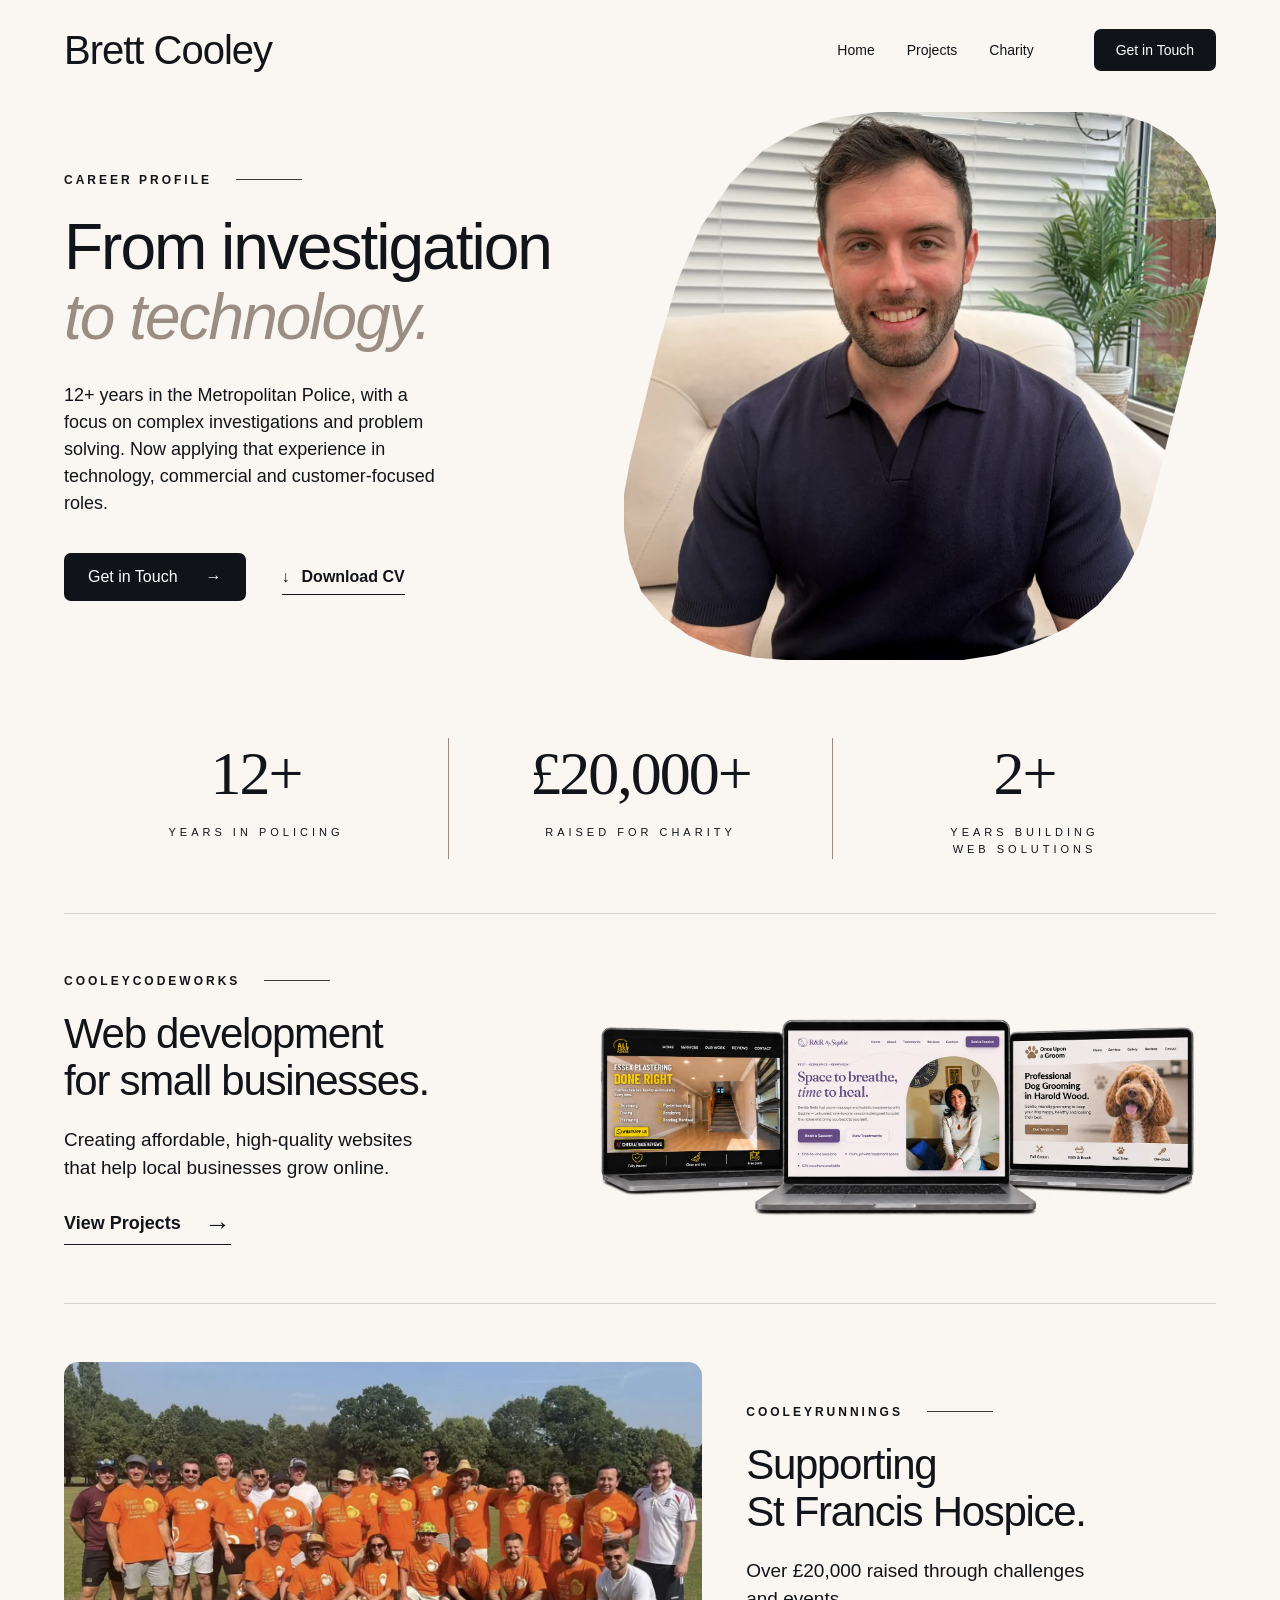
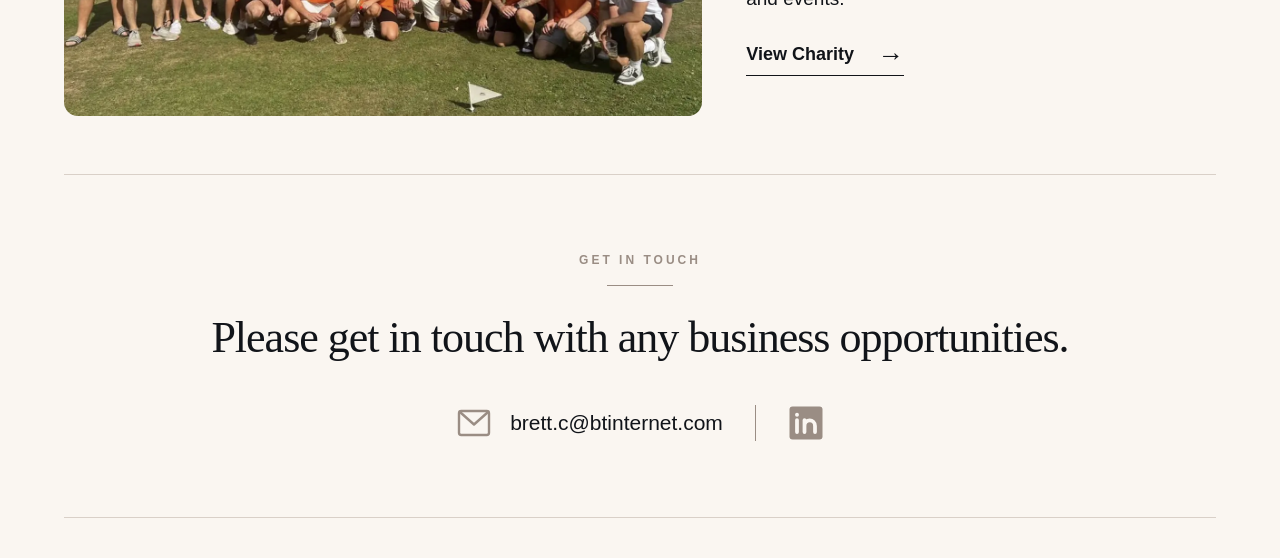
<file: index.html>
<!DOCTYPE html>
<html lang="en">
<head>
    <meta charset="UTF-8">
    <meta name="viewport" content="width=device-width, initial-scale=1.0">
    <title>Brett Cooley | CV &amp; Portfolio</title>
    <meta name="description" content="Explore Brett Cooley's CV and portfolio: Metropolitan Police experience, CooleyCodeWorks web development and charity fundraising for St Francis Hospice.">
    <link rel="stylesheet" href="./style.css">
    <link rel="stylesheet" href="./scroll-reveal.css">
    <meta name="robots" content="index, follow, max-image-preview:large">
    <meta property="og:type" content="website">
    <meta property="og:locale" content="en_GB">
    <meta property="og:site_name" content="Brett Cooley">
    <meta property="og:title" content="Brett Cooley | CV &amp; Portfolio">
    <meta property="og:description" content="Explore Brett Cooley's CV and portfolio: Metropolitan Police experience, CooleyCodeWorks web development and charity fundraising for St Francis Hospice.">
    <meta name="twitter:card" content="summary">
    <meta name="twitter:title" content="Brett Cooley | CV &amp; Portfolio">
    <meta name="twitter:description" content="Explore Brett Cooley's CV and portfolio: Metropolitan Police experience, CooleyCodeWorks web development and charity fundraising for St Francis Hospice.">
</head>
<body>
    <header class="heroPage" id="Home">
        <section class="navContainer container">
            <div class="navLogo"><h1><a href="#Home">Brett Cooley</a></h1></div>
            <button class="burger" type="button" aria-label="Toggle navigation" aria-controls="navigation">
                <span></span><span></span><span></span>
            </button>
            <nav class="navLinks" id="navigation" aria-label="Main navigation">
                <a href="#Home" class="navLink">Home</a>
                <a href="./projects.html" class="navLink">Projects</a>
                <a href="./charity.html" class="navLink">Charity</a>
                <a href="#Contact" class="ctaContact">Get in Touch</a>
            </nav>
        </section>
        <section class="heroContainer container" aria-labelledby="careerTitle">
            <div class="heroTitles hidden" id="About">
                <p class="sectionLabel">Career profile</p>
                <h2 class="heroTitle" id="careerTitle">From investigation <span class="heroTitle2">to technology.</span></h2>
                <p class="heroParagraph">12+ years in the Metropolitan Police, with a focus on complex investigations and problem solving. Now applying that experience in technology, commercial and customer-focused roles.</p>
                <div class="heroCtas">
                    <a class="heroCta1" href="#Contact">Get in Touch <span aria-hidden="true">&rarr;</span></a>
                    <!-- Replace this path with your CV PDF. -->
                    <a class="heroCta2" href="./brett-cooley-cv.pdf" download><span aria-hidden="true">&darr;</span> Download CV</a>
                </div>
            </div>
            <div class="heroImage hidden"><img src="./images/heroimageCV.webp" alt="Portrait of Brett Cooley" fetchpriority="high"></div>
            <div class="achievementsContainer hidden" id="Experience" aria-label="Career achievements">
                <div class="achievement"><h2>12+</h2><p>Years in policing</p></div>
                <div class="achievement"><h2><span class="charityFigureFull">&pound;20,000+</span>
                    <span class="charityFigureShort">&pound;20k+</span></h2><p>Raised for charity</p></div>
                <div class="achievement"><h2>2+</h2><p>Years building<br>web solutions</p></div>
            </div>
        </section>
    </header>
    <main class="CharityAndWebDevPage">
        <div class="CharityAndWebDevContainer container">
            <section class="webDevSection hidden" id="Projects" aria-labelledby="projectsTitle">
                <div class="webDevText">
                    <p class="sectionLabel">CooleyCodeWorks</p>
                    <h2 id="projectsTitle">Web development<br>for small businesses.</h2>
                    <p>Creating affordable, high-quality websites that help local businesses grow online.</p>
                    <!-- Explore the CooleyCodeWorks projects page. -->
                    <a class="sectionLink" href="./projects.html">View Projects <span aria-hidden="true">&rarr;</span></a>
                </div>
                <div class="webDevImage"><img src="./images/laptop-showcase-sophie.webp" alt="Three laptops showcasing All About Plaster, R&amp;R by Sophie and a dog grooming website" loading="lazy" decoding="async" width="1920" height="819"></div>
            </section>
            <section class="charitySection hidden" id="Charity" aria-labelledby="charityTitle">
                <div class="charityImage"><img src="./images/cricket3.webp" alt="Players and supporters at a charity cricket match for St Francis Hospice" loading="lazy"></div>
                <div class="charityText">
                    <p class="sectionLabel">CooleyRunnings</p>
                    <h2 id="charityTitle">Supporting<br>St Francis Hospice.</h2>
                    <p>Over &pound;20,000 raised through challenges and events.</p>
                    <!-- Read more about my fundraising journey. -->
                    <a class="sectionLink" href="./charity.html">View Charity <span aria-hidden="true">&rarr;</span></a>
                </div>
            </section>
        </div>
    </main>
    <footer class="contactSection container hidden" id="Contact">
        <p class="sectionLabel">Get in touch</p>
        <h2>Please get in touch with any business opportunities.</h2>
        <div class="contactLinks">
            <a class="contactLink" href="mailto:brett.c@btinternet.com">
                <svg class="contactIcon" viewBox="0 0 24 24" aria-hidden="true">
                    <rect x="2" y="4" width="20" height="16" rx="1.5" />
                    <path d="m3 5 9 8 9-8" />
                </svg>
                <span>brett.c@btinternet.com</span>
            </a>
            <a class="contactLink" href="https://www.linkedin.com/in/brett-cooley-7627892b8/"
               target="_blank" rel="noopener noreferrer" aria-label="Brett Cooley on LinkedIn">
                <svg class="contactIcon" viewBox="0 0 24 24" aria-hidden="true">
                    <rect class="linkedinBackground" x="1" y="1" width="22" height="22" rx="2" />
                    <path class="linkedinMark" d="M6 10v8M11 18v-8m0 4c0-5 7-5 7 0v4" />
                    <circle class="linkedinDot" cx="6" cy="6.5" r="1.3" />
                </svg>
            </a>
        </div>
    </footer>
    <script src="./script-js"></script>
</body>
</html>
</file>
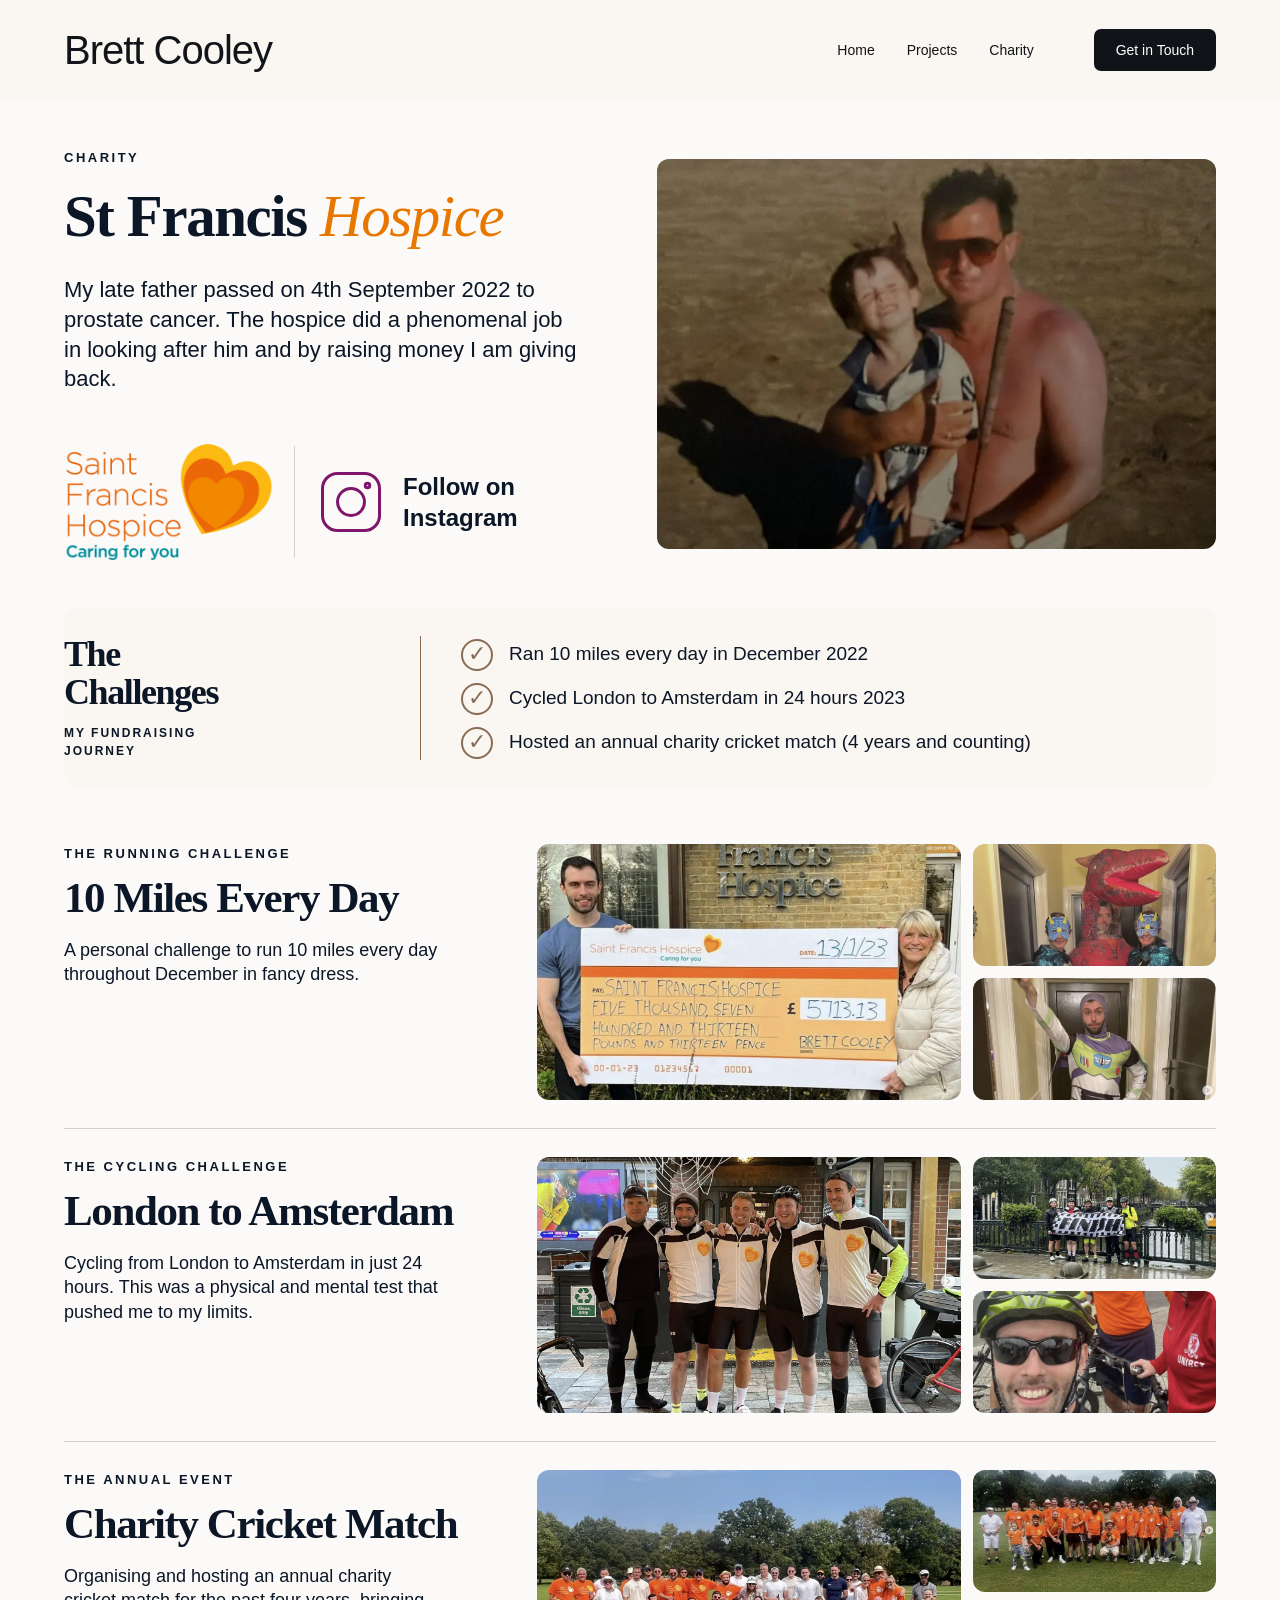
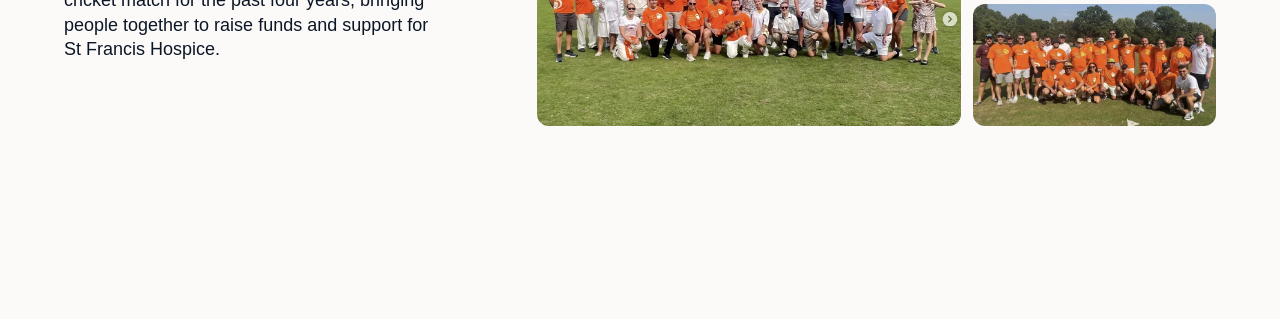
<file: charity.html>
<!DOCTYPE html>
<html lang="en">
<head>
    <meta charset="UTF-8">
    <meta name="viewport" content="width=device-width, initial-scale=1.0">
    <title>Charity Fundraising | Brett Cooley</title>
    <meta name="description" content="Discover Brett Cooley's CooleyRunnings fundraising for St Francis Hospice, including running challenges, London-to-Amsterdam cycling and charity cricket.">
    <link rel="stylesheet" href="./style.css">
    <link rel="stylesheet" href="./charity.css">
    <link rel="stylesheet" href="./scroll-reveal.css">
    <meta name="robots" content="index, follow, max-image-preview:large">
    <meta property="og:type" content="website">
    <meta property="og:locale" content="en_GB">
    <meta property="og:site_name" content="Brett Cooley">
    <meta property="og:title" content="Charity Fundraising | Brett Cooley">
    <meta property="og:description" content="Discover Brett Cooley's CooleyRunnings fundraising for St Francis Hospice, including running challenges, London-to-Amsterdam cycling and charity cricket.">
    <meta name="twitter:card" content="summary">
    <meta name="twitter:title" content="Charity Fundraising | Brett Cooley">
    <meta name="twitter:description" content="Discover Brett Cooley's CooleyRunnings fundraising for St Francis Hospice, including running challenges, London-to-Amsterdam cycling and charity cricket.">
</head>
<body class="charityPage">
    <header class="heroPage">
        <section class="navContainer container">
            <div class="navLogo"><a href="./index.html#Home">Brett Cooley</a></div>
            <button class="burger" type="button" aria-label="Toggle navigation" aria-controls="navigation">
                <span></span><span></span><span></span>
            </button>
            <nav class="navLinks" id="navigation" aria-label="Main navigation">
                <a href="./index.html#Home" class="navLink">Home</a>
                <a href="./projects.html" class="navLink">Projects</a>
                <a href="./charity.html" class="navLink" aria-current="page">Charity</a>
                <a href="./index.html#Contact" class="ctaContact">Get in Touch</a>
            </nav>
        </section>
    </header>
    <main class="container">
        <section class="charityIntro hidden" aria-labelledby="charityHeading">
            <div class="introText">
                <p class="charityLabel">Charity</p>
                <h1 id="charityHeading">St Francis <em>Hospice</em></h1>
                <p class="introParagraph">My late father passed on 4th September 2022 to prostate cancer. The hospice did a phenomenal job in looking after him and by raising money I am giving back.</p>
                <div class="charitySocials">
                    <a class="hospiceLink" href="https://www.sfh.org.uk/">
                        <img class="hospiceLogo" src="./images/hospice%20logo.png"
                             alt="Saint Francis Hospice - Caring with compassion" width="232" height="128">
                    </a>
                    <!-- Replace the Instagram href with your CooleyRunnings profile URL. -->
                    <a class="instagramLink" href="https://www.instagram.com/cooley_runnings/">
                        <svg class="charityIcon" viewBox="0 0 48 48" aria-hidden="true">
                            <rect x="5" y="5" width="38" height="38" rx="10"/>
                            <circle cx="24" cy="24" r="9"/><circle cx="35" cy="13" r="1.5"/>
                        </svg>
                        <span>Follow on<br>Instagram</span>
                    </a>
                </div>
            </div>
            <!-- Replace placeholder image sources with your charity photographs. -->
            <div class="charityPhoto introPhoto"><img src="./images/charityheroimage.webp" alt="A childhood photograph of Brett with his father" fetchpriority="high"></div>
        </section>
        <section class="challengesPanel hidden" aria-labelledby="challengesHeading">
            <div class="challengesTitle">
                
                <div><h2 id="challengesHeading">The<br> Challenges</h2>
                <p class="charityLabel">My fundraising<br>journey</p></div>
            </div>
            <ul class="challengesList">
                <li>Ran 10 miles every day in December 2022</li>
                <li>Cycled London to Amsterdam in 24 hours 2023</li>
                <li>Hosted an annual charity cricket match (4 years and counting)</li>
            </ul>
        </section>
        <section class="challengeSection hidden" aria-labelledby="runningTitle">
            <div class="challengeText">
                <p class="charityLabel">The running challenge</p>
                <h2 id="runningTitle">10 Miles Every Day</h2>
                <p>A personal challenge to run 10 miles every day throughout December in fancy dress.</p>
            </div>
            <div class="challengeGallery" aria-label="Running photos">
<div class="charityPhoto mainPhoto"><img src="./images/brettandmumpicwithcheque.webp" alt="Brett and his mother presenting a fundraising cheque for St Francis Hospice" loading="lazy"></div>
<div class="charityPhoto dinoPhoto"><img src="./images/dinorunpic.webp" alt="Brett and two supporters dressed in dinosaur costumes for a charity run" loading="lazy"></div>
<div class="charityPhoto buzzPhoto"><img src="./images/buzz.webp" alt="A charity run participant dressed as Buzz Lightyear" loading="lazy"></div>
</div>
        </section>
        <section class="challengeSection hidden" aria-labelledby="cyclingTitle">
            <div class="challengeText">
                <p class="charityLabel">The cycling challenge</p>
                <h2 id="cyclingTitle">London to Amsterdam</h2>
                <p>Cycling from London to Amsterdam in just 24 hours. This was a physical and mental test that pushed me to my limits.</p>
            </div>
            <div class="challengeGallery" aria-label="Cycling photos">
<div class="charityPhoto mainPhoto"><img src="./images/cyclingstart.webp" alt="Cyclists at the start of the London-to-Amsterdam fundraising challenge" loading="lazy"></div>
<div class="charityPhoto "><img src="./images/cyclingfinish.webp" alt="Cyclists celebrating the finish of the London-to-Amsterdam challenge" loading="lazy"></div>
<div class="charityPhoto bottomCyclingPhoto"><img src="./images/bottomcyclingpic.webp" alt="Four cyclists, including a cyclist wearing a yellow helmet in the foreground" loading="lazy"></div>
</div>
        </section>
        <section class="challengeSection hidden" aria-labelledby="cricketTitle">
            <div class="challengeText">
                <p class="charityLabel">The annual event</p>
                <h2 id="cricketTitle">Charity Cricket Match</h2>
                <p>Organising and hosting an annual charity cricket match for the past four years, bringing people together to raise funds and support for St Francis Hospice.</p>
            </div>
            <div class="challengeGallery" aria-label="Charity cricket photos">
<div class="charityPhoto mainPhoto cricketPhoto"><img src="./images/cricket1.webp" alt="Group photograph of the charity cricket players and supporters" loading="lazy"></div>
<div class="charityPhoto "><img src="./images/cricket2.webp" alt="Participants at the annual charity cricket fundraiser" loading="lazy"></div>
<div class="charityPhoto "><img src="./images/cricket3.webp" alt="Players and supporters at a charity cricket match for St Francis Hospice" loading="lazy"></div>
</div>
        </section>
    </main>
    <footer class="charityFooter container hidden">
        <a class="footerName" href="./index.html">Brett Cooley</a>
        <nav class="footerLinks" aria-label="Footer navigation">
            <a href="./index.html#Home">Home</a>
            <a href="./projects.html">Projects</a>
            <a href="./charity.html" aria-current="page">Charity</a>
            <a href="./index.html#Contact">Get in Touch</a>
        </nav>
    </footer>
    <script src="./script-js"></script>
</body>
</html>
</file>
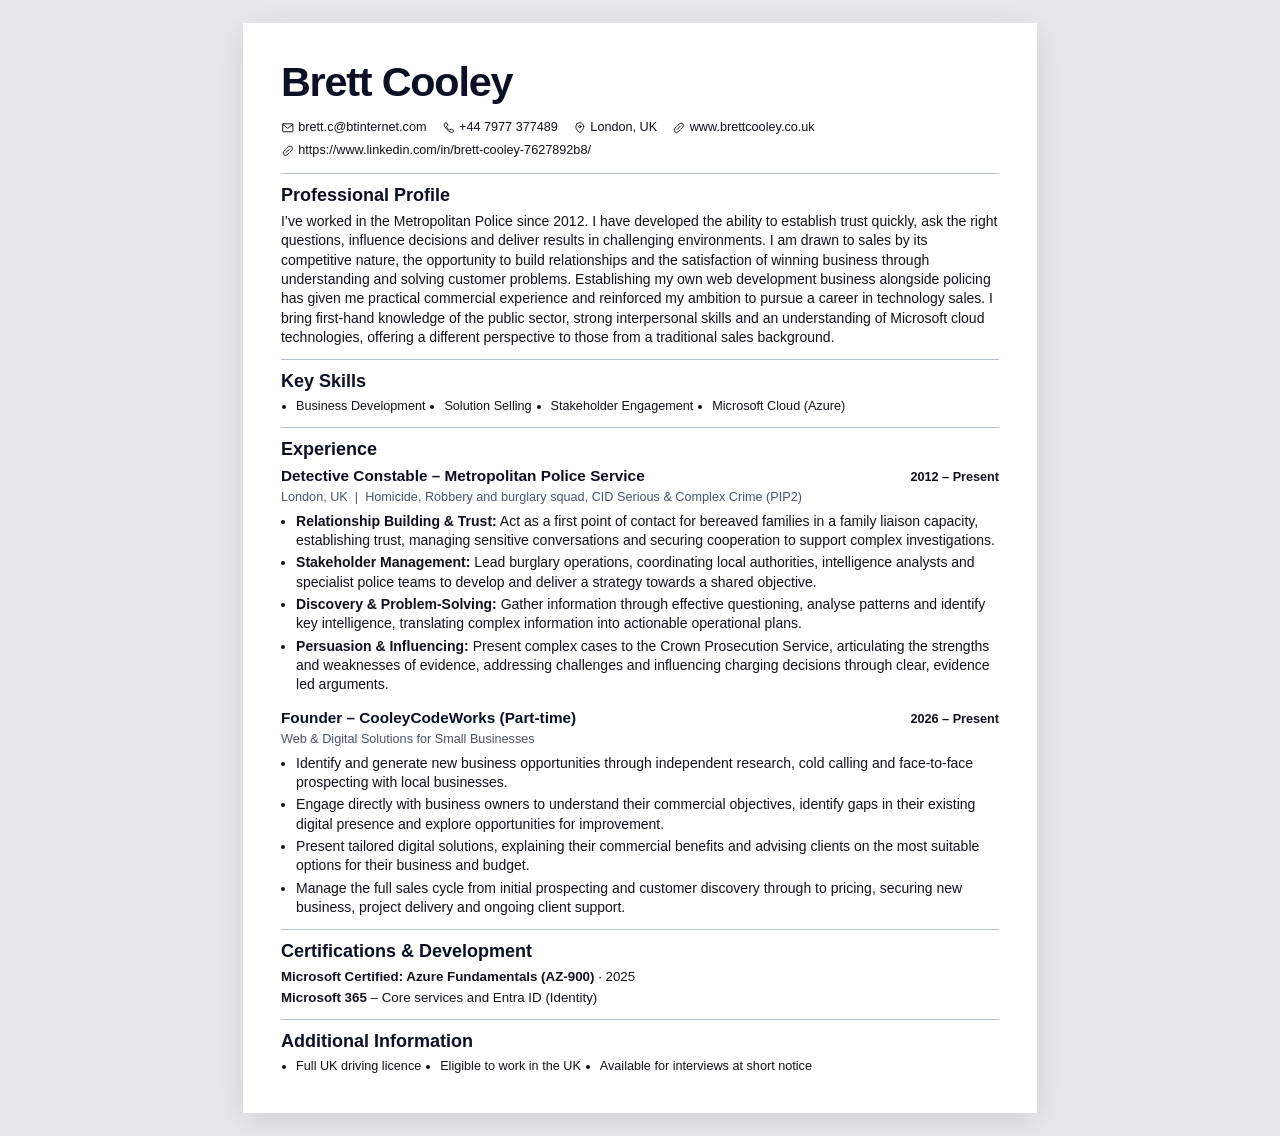
<file: cv.html>
<!DOCTYPE html>
<html lang="en">
  <head>
    <meta charset="UTF-8">
    <meta name="viewport" content="width=device-width, initial-scale=1.0">
    <title>Brett Cooley | Professional CV</title>
    <meta name="description" content="Read Brett Cooley's professional CV, covering Metropolitan Police experience, CooleyCodeWorks web development, Microsoft Azure knowledge and technology sales skills.">
    <link rel="stylesheet" href="./cv.css">
      <link rel="stylesheet" href="./scroll-reveal.css">
    <meta name="robots" content="index, follow, max-image-preview:large">
    <meta property="og:type" content="website">
    <meta property="og:locale" content="en_GB">
    <meta property="og:site_name" content="Brett Cooley">
    <meta property="og:title" content="Brett Cooley | Professional CV">
    <meta property="og:description" content="Read Brett Cooley's professional CV, covering Metropolitan Police experience, CooleyCodeWorks web development, Microsoft Azure knowledge and technology sales skills.">
    <meta name="twitter:card" content="summary">
    <meta name="twitter:title" content="Brett Cooley | Professional CV">
    <meta name="twitter:description" content="Read Brett Cooley's professional CV, covering Metropolitan Police experience, CooleyCodeWorks web development, Microsoft Azure knowledge and technology sales skills.">
</head>
  <body>
    <svg class="iconDefinitions" xmlns="http://www.w3.org/2000/svg" aria-hidden="true">
      <defs>
        <symbol id="icon-mail" viewBox="0 0 24 24">
          <rect x="3" y="5" width="18" height="14" rx="1"/>
          <path d="m3 6 9 7 9-7"/>
        </symbol>
        <symbol id="icon-phone" viewBox="0 0 24 24">
          <path d="m 7 3 -3 2 c -2 5 10 17 15 15 l 2 -3 -5 -3 -2 2 c -3 -1 -5 -3 -6 -6 l 2
          -2 Z" />
        </symbol>
        <symbol id="icon-pin" viewBox="0 0 24 24">
          <path d="M 19 10 c 0 5 -7 11 -7 11 S 5 15 5 10 a 7 7 0 1 1 14 0 Z"/>
          <circle cx="12" cy="10" r="2"/>
        </symbol>
        <symbol id="icon-link" viewBox="0 0 24 24">
          <path d="m 10 8 3 -3 a 4 4 0 0 1 6 6 l -3 3 M 14 16 l -3 3 a 4 4 0 0 1 -6 -6 l 3
          -3 m 1 5 6 -6" />
        </symbol>
      </defs>
    </svg>
    <main class="cvPage" aria-label="Brett Cooley curriculum vitae">
      <header class="cvHeader">
        <h1>Brett Cooley</h1>
      </header>
      <address class="contactDetails" aria-label="Contact details">
        <a href="mailto:brett.c@btinternet.com">
          <svg class="icon" aria-hidden="true" viewBox="0 0 24 24">
          <use href="#icon-mail">
          </use>
          </svg>
          <span>
          brett.c@btinternet.com
          </span>
        </a>
        <a href="tel:+447977377489">
          <svg class="icon" aria-hidden="true" viewBox="0 0 24 24">
          <use href="#icon-phone">
          </use>
          </svg>
          <span>
          +44 7977 377489
          </span>
        </a>
        <span>
          <svg class="icon" aria-hidden="true" viewBox="0 0 24 24">
          <use href="#icon-pin">
          </use>
          </svg>
          <span>
          London, UK
          </span>
        </span>
        <a href="https://www.brettcooley.co.uk">
          <svg class="icon" aria-hidden="true" viewBox="0 0 24 24">
          <use href="#icon-link">
          </use>
          </svg>
          <span>
          www.brettcooley.co.uk
          </span>
        </a>
        <a href="https://www.linkedin.com/in/brett-cooley-7627892b8/">
          <svg class="icon" aria-hidden="true" viewBox="0 0 24 24">
            <use href="#icon-link"></use>
          </svg>
          <span>https://www.linkedin.com/in/brett-cooley-7627892b8/</span>
        </a>
      </address>
      <section class="profilePanel" aria-labelledby="profileTitle">
        <h2 class="sectionHeading" id="profileTitle">
          Professional Profile
        </h2>
        <p>
          I&rsquo;ve worked in the Metropolitan Police since 2012.
          I have developed the ability to establish trust quickly,
          ask the right questions, influence decisions and deliver
          results in challenging environments. I am drawn to sales
          by its competitive nature, the opportunity to build relationships
          and the satisfaction of winning business through understanding
          and solving customer problems. Establishing my own web development
          business alongside policing has given me practical commercial
          experience and reinforced my ambition to pursue a career in
          technology sales.
          I bring first-hand knowledge of the public sector,
          strong interpersonal skills and an understanding
          of Microsoft cloud technologies, offering a different
          perspective to those from a traditional sales background.
        </p>
      </section>
      <section class="skillsSection" aria-labelledby="skillsTitle">
        <h2 class="sectionHeading" id="skillsTitle">
          Key Skills
        </h2>
        <ul class="skillsList">
          <li>
          Business Development
          </li>
          <li>
          Solution Selling
          </li>
          <li>
          Stakeholder Engagement
          </li>
          <li>
          Microsoft Cloud (Azure)
          </li>
        </ul>
      </section>
      <section class="experienceSection" aria-labelledby="experienceTitle">
        <h2 class="sectionHeading" id="experienceTitle">
          Experience
        </h2>
        <article class="job">
          <div class="jobHeading">
          <h3>
          Detective Constable &ndash; Metropolitan Police Service
          </h3>
          <p>
          2012 &ndash; Present
          </p>
          </div>
          <p class="jobDescription">
          London, UK &nbsp;|&nbsp; Homicide, Robbery and burglary squad, CID Serious &amp; Complex Crime
          (PIP2)
          </p>
          <ul class="jobPoints">
          <li>
          <strong>Relationship Building &amp; Trust:</strong> Act as a first point of contact for bereaved families
          in a family liaison capacity, establishing trust, managing sensitive conversations
          and securing cooperation to support complex investigations.
          </li>
          <li>
          <strong>Stakeholder Management:</strong> Lead burglary operations, coordinating local authorities,
          intelligence analysts and specialist police teams to develop and deliver a strategy
          towards a shared objective.
          </li>
          <li>
          <strong>Discovery &amp; Problem-Solving:</strong> Gather information through effective questioning,
          analyse patterns and identify key intelligence, translating complex information
          into actionable operational plans.
          </li>
          <li>
          <strong>Persuasion &amp; Influencing:</strong> Present complex cases to the Crown Prosecution Service,
          articulating the strengths and weaknesses of evidence, addressing challenges and
          influencing charging decisions through clear, evidence led arguments.
          </li>
          </ul>
        </article>
        <article class="job">
          <div class="jobHeading">
          <h3>
          Founder &ndash; CooleyCodeWorks (Part-time)
          </h3>
          <p>
          2026 &ndash; Present
          </p>
          </div>
          <p class="jobDescription">
          Web &amp; Digital Solutions for Small Businesses
          </p>
          <ul class="jobPoints">
          <li>
          Identify and generate new business opportunities through
           independent research, cold calling and face-to-face
           prospecting with local businesses.
          </li>
          <li>
          Engage directly with business owners to understand their
          commercial objectives, identify gaps in their existing
          digital presence and explore opportunities for improvement.
          </li>
          <li>
         Present tailored digital solutions, explaining their commercial
         benefits and advising clients on the most suitable options
         for their business and budget.
          </li>
          <li>
            Manage the full sales cycle from initial prospecting and
            customer discovery through to pricing, securing new business,
             project delivery and ongoing client support.
          </li>
          </ul>
        </article>
      </section>
      <section class="developmentSection" aria-labelledby="developmentTitle">
        <h2 class="sectionHeading" id="developmentTitle">Certifications &amp; Development</h2>
        <ul class="developmentList">
          <li><strong>Microsoft Certified: Azure Fundamentals (AZ-900)</strong> &middot; 2025</li>
          <li><strong>Microsoft 365</strong> &ndash; Core services and Entra ID (Identity)</li>
          
        </ul>
      </section>
      <section class="additionalSection" aria-labelledby="additionalTitle">
        <h2 class="sectionHeading" id="additionalTitle">
          Additional Information
        </h2>
        <ul class="additionalList">
          <li>
          Full UK driving licence
          </li>
          <li>
          Eligible to work in the UK
          </li>
          <li>
          Available for interviews at short notice
          </li>
        </ul>
      </section>
    </main>
  </body>
</html>
</file>
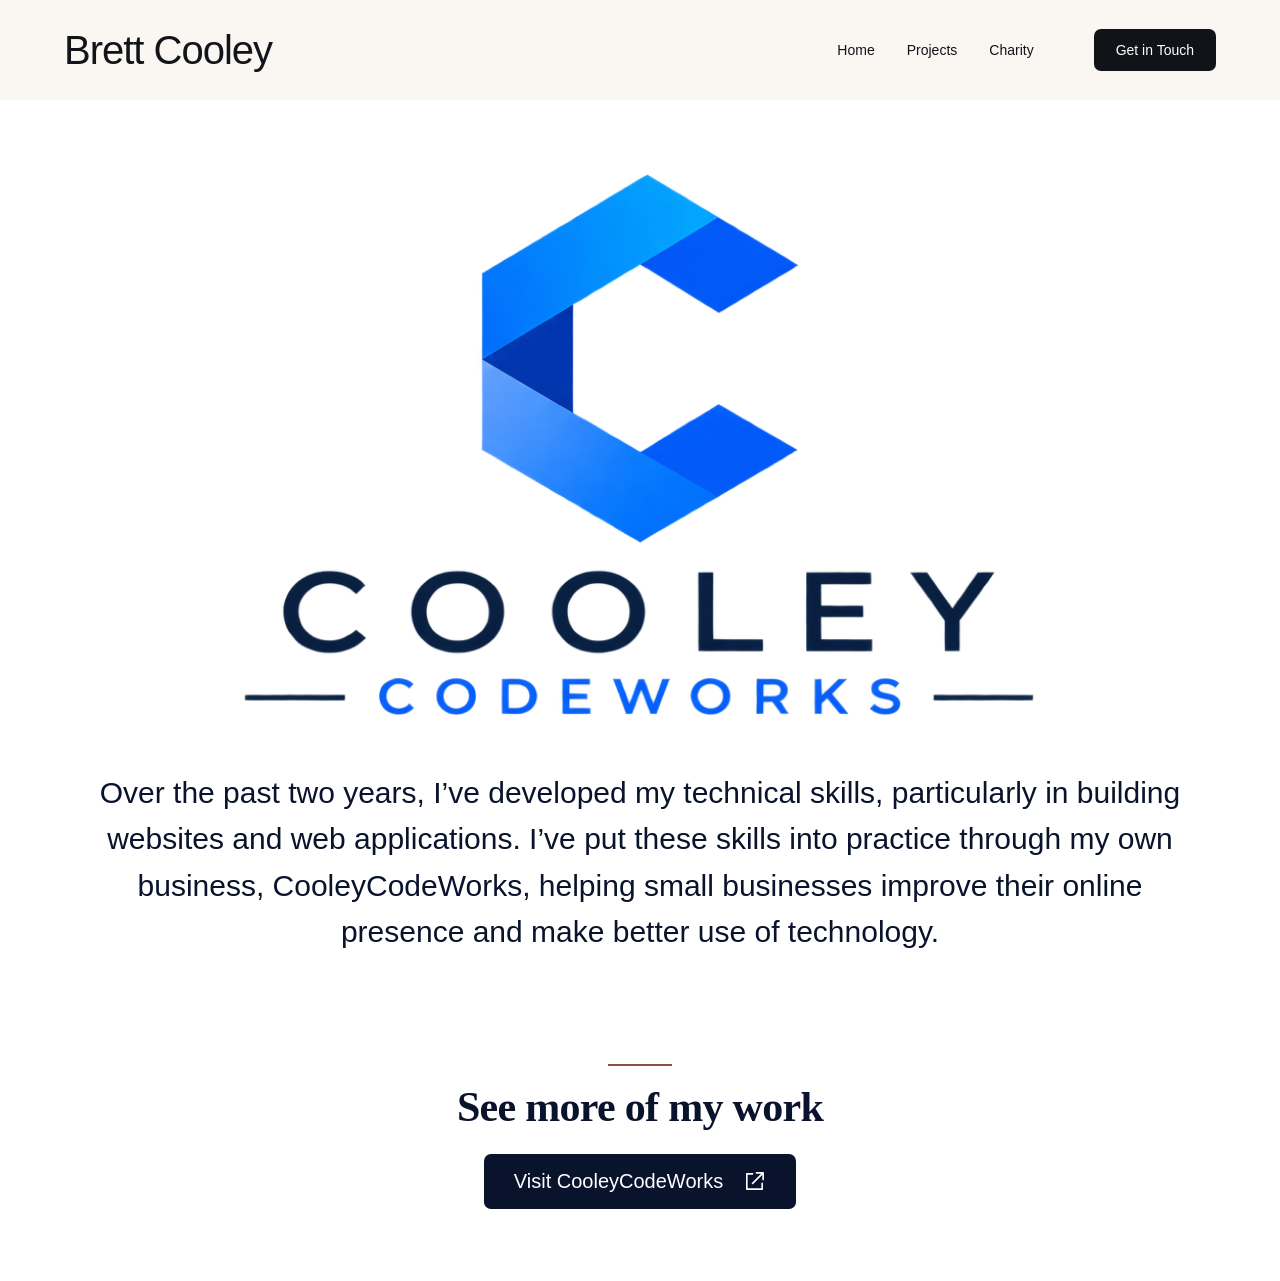
<file: projects.html>
<!DOCTYPE html>
<html lang="en">
<head>
    <meta charset="UTF-8">
    <meta name="viewport" content="width=device-width, initial-scale=1.0">
    <title>CooleyCodeWorks | Brett Cooley</title>
    <meta name="description" content="Discover CooleyCodeWorks, Brett Cooley's web development business helping small businesses improve their online presence with websites and web applications.">
    <link rel="stylesheet" href="./style.css">
    <link rel="stylesheet" href="./projects.css">
    <link rel="stylesheet" href="./scroll-reveal.css">
    <meta name="robots" content="index, follow, max-image-preview:large">
    <meta property="og:type" content="website">
    <meta property="og:locale" content="en_GB">
    <meta property="og:site_name" content="Brett Cooley">
    <meta property="og:title" content="CooleyCodeWorks | Brett Cooley">
    <meta property="og:description" content="Discover CooleyCodeWorks, Brett Cooley's web development business helping small businesses improve their online presence with websites and web applications.">
    <meta name="twitter:card" content="summary">
    <meta name="twitter:title" content="CooleyCodeWorks | Brett Cooley">
    <meta name="twitter:description" content="Discover CooleyCodeWorks, Brett Cooley's web development business helping small businesses improve their online presence with websites and web applications.">
</head>
<body class="projectsPage">
    <header class="heroPage">
        <section class="navContainer container">
            <div class="navLogo"><a href="./index.html#Home">Brett Cooley</a></div>
            <button class="burger" type="button" aria-label="Toggle navigation" aria-controls="navigation">
                <span></span><span></span><span></span>
            </button>
            <nav class="navLinks" id="navigation" aria-label="Main navigation">
                <a href="./index.html#Home" class="navLink">Home</a>
                <a href="./projects.html" aria-current="page" class="navLink">Projects</a>
                <a href="./charity.html" class="navLink">Charity</a>
                <a href="./index.html#Contact" class="ctaContact">Get in Touch</a>
            </nav>
        </section>
    </header>
    <main class="projectsContent container">
        <section class="projectsIntro" aria-labelledby="projectsTitle">
            <h1 class="projectsLogo hidden" id="projectsTitle">
                <img src="./images/cooleycodeworksLogo%20.svg" alt="CooleyCodeWorks" width="783" height="538">
            </h1>
            <p class="projectsParagraph hidden">
                Over the past two years, I&rsquo;ve developed my technical skills,
                particularly in building websites and web applications. I&rsquo;ve put
                these skills into practice through my own business, CooleyCodeWorks, helping
                small businesses improve their online presence and make better use of
                technology.
            </p>
        </section>
        <section class="moreWork hidden" aria-labelledby="moreWorkTitle">
            <h2 id="moreWorkTitle">See more of my work</h2>
            <a class="visitWebsite" href="https://www.cooleycodeworks.co.uk">
                Visit CooleyCodeWorks
                <svg viewBox="0 0 24 24" aria-hidden="true">
                    <path d="M14 3h7v7M21 3 10 14M10 4H4v16h16v-6" />
                </svg>
            </a>
        </section>
    </main>
    <script src="./script-js"></script>
</body>
</html>
</file>
<file: style.css>
:root {
    /* BACKGROUNDS */
    --background: #FAF6F1;
    --background-secondary: #F2ECE5;

    /* TEXT */
    --text: #111419;
    --text-secondary: #393939;
    --text-highlight: #9A8D84;

    /* BUTTONS */
    --button-background: #101318;
    --button-text: #FFFFFF;

    /* BORDERS */
    --border: #D9D0C8;

    /* FONTS */
    --font-main: 'DM Sans', Arial, sans-serif;
    --font-stats: 'Cormorant Garamond', Georgia, serif;
    --page-width: 1160px;
    --section-space: clamp(36px, 5vw, 58px);
    --button-radius: 7px;
    --image-radius: 14px;
}

/* BASE STYLES */

* {
    margin: 0;
    padding: 0;
    box-sizing: border-box;
}

img {
    display: block;
    max-width: 100%;
    height: auto;
}

html {
    scroll-behavior: smooth;
    scroll-padding-top: 24px;
}

body {
    background: var(--background);
    color: var(--text);
    font-family: var(--font-main);
    -webkit-font-smoothing: antialiased;
}

a {
    color: inherit;
    text-decoration: none;
}

button {
    font: inherit;
}

a:focus-visible, button:focus-visible {
    outline: 2px solid var(--text-highlight);
    outline-offset: 6px;
}

/* SHARED STYLES */

.container {
    width: 90%;
    max-width: var(--page-width);
    margin: 0 auto;
}

.sectionLabel {
    display: flex;
    align-items: center;
    gap: 24px;
    font-size: 12px;
    font-weight: 700;
    letter-spacing: 3px;
    text-transform: uppercase;
    line-height: 1.5;
}

.sectionLabel::after {
    content: '';
    width: 66px;
    height: 1px;
    background: var(--text-secondary);
    flex-shrink: 0;
}

.heroImage, .charityImage, .webDevImage {
    background: #000;
}

.heroImage img, .charityImage img, .webDevImage img {
    width: 100%;
    height: 100%;
    object-fit: cover;
    color: #fff;
    font-size: 14px;
}

.charityText h2, .webDevText h2, .contactSection h2 {
    font-size: clamp(30px, 3.7vw, 42px);
    font-weight: 400;
    line-height: 1.12;
    letter-spacing: -1.3px;
    margin-top: 20px;
}

.sectionLink {
    display: inline-flex;
    gap: 24px;
    align-items: center;
    font-size: 18px;
    font-weight: 600;
    border-bottom: 1px solid currentColor;
    padding-bottom: 7px;
    margin-top: 28px;
}

.sectionLink span {
    font-size: 26px;
    line-height: 1;
}

/* NAVIGATION */

.navContainer {
    display: grid;
    grid-template-columns: auto 1fr;
    margin-top: 0;
    position: relative;
    align-items: center;
    min-height: 100px;
    gap: 24px;
}

.navLinks {
    position: absolute;
    top: 100%;
    left: 0;
    width: 100%;
    visibility: hidden;
    opacity: 0;
    display: flex;
    flex-direction: column;
    justify-content: center;
    align-items: center;
    gap: 14px;
    grid-column: 1 / -1;
    transform: translateY(-10px);
    transition: transform 0.6s, opacity 0.6s, visibility 0.3s;
    z-index: 100;
    padding: 20px;
    background-color: var(--background);
    border-bottom: 1px solid var(--border);
}

.navLinks a {
    display: flex;
    text-align: center;
    align-items: center;
    justify-content: center;
    text-decoration: none;
    color: var(--text);
    padding: 10px;
}

.navLinks.active {
    visibility: visible;
    opacity: 1;
    transform: translateY(0);
}

.navlogo {
    margin-left: 5px;
}

.burger {
    display: flex;
    flex-direction: column;
    gap: 5px;
    margin-left: auto;
    margin-right: 5px;
    border: 0;
    background: transparent;
    padding: 12px 0 12px 12px;
    cursor: pointer;
}

.burger span {
    display: block;
    width: 30px;
    height: 3px;
    border-radius: 20px;
    background-color: black;
    flex-direction: column;
    transition: transform 0.3s ease, opacity 0.3s ease;
}

.burger.active span:nth-child(2) {
    opacity: 0;
}

.burger.active span:nth-child(1) {
    transform: translateY(8px) rotate(45deg);
}

.burger.active span:nth-child(3) {
    transform: translateY(-8px) rotate(-45deg);
}

.navLogo h1 {
    font: inherit;
}

.navLogo, .navlogo {
    margin-left: 0;
    font-size: 28px;
    letter-spacing: -1px;
    white-space: nowrap;
}

.navLinks .ctaContact, .heroCta1 {
    background: var(--button-background);
    color: var(--button-text);
    border-radius: var(--button-radius);
    padding: 15px 24px;
    transition: transform 0.2s ease, background-color 0.2s ease;
}

.heroCta1:hover, .navLinks .ctaContact:hover {
    background: var(--text-secondary);
    transform: scale(1.03);
}

.navLink:hover, .sectionLink:hover, .heroCta2:hover {
    color: var(--text-highlight);
    transform: scale(1.03);
    transition: transform 0.2s ease, background-color 0.2s ease;
}

/* HERO */

.heroContainer {
    margin-top: 24px;
    display: grid;
    grid-template-columns: 1fr;
    gap: 36px;
}

.heroTitle {
    margin-top: 24px;
    font-family: var(--font-main);
    font-size: clamp(38px, 5.1vw, 64px);
    font-weight: 400;
    line-height: 1.08;
    letter-spacing: -2px;
}

.heroTitle2 {
    color: var(--text-highlight);
    font-style: italic;
    font-size: inherit;
    font-weight: 400;
    display: block;
    line-height: 1.1;
}

.heroParagraph {
    margin-top: 30px;
    width: 100%;
    max-width: 39ch;
    font-size: 18px;
    text-align: left;
    line-height: 1.5;
}

.heroImage {
    margin-top: 0;
    background-color: black;
    min-height: 0;
    position: relative;
    aspect-ratio: 1.1;
    border-radius: 0;
    /* Rounded, slanted outline; the photo inside stays upright. */
    clip-path: polygon(
        43% 0%, 79% 0%, 84% 0.5%, 88.5% 2%, 92.5% 4.5%,
        96% 8%, 98.5% 12.5%, 100% 18%, 100% 23%, 99% 29%,
        89% 72%, 87% 79%, 84% 85%, 80% 90%, 75% 94%,
        69% 97%, 63% 99%, 57% 100%, 28% 100%, 22% 99.5%,
        16% 98%, 11% 95.5%, 6.5% 92%, 3% 87.5%, 1% 82%,
        0% 76%, 0% 70%, 1% 64%, 6% 42%, 9% 31%,
        13% 21%, 18% 13%, 23.5% 7%, 30% 3%, 36% 1%
    );
    overflow: hidden;
}

.heroCtas {
    display: flex;
    flex-direction: row;
    gap: 22px 36px;
    margin-top: 36px;
    font-size: 16px;
    white-space: nowrap;
    align-items: center;
    flex-wrap: wrap;
}

.heroTitles {
    align-self: center;
    min-width: 0;
}

.heroCta1 {
    display: inline-flex;
    align-items: center;
    gap: 28px;
}

.heroCta2 {
    display: inline-flex;
    align-items: center;
    gap: 12px;
    border-bottom: 1px solid currentColor;
    padding: 8px 0;
    font-weight: 600;
}

/* ACHIEVEMENTS */

.charityFigureShort {
    display: none;
}

.achievementsContainer {
    display: grid;
    grid-template-columns: repeat(3, minmax(0, 1fr));
    margin-top: 20px;
    grid-column: 1 / -1;
    padding: 20px 0 54px;
}

.achievement {
    text-align: center;
    padding: 0 12px;
}

.achievement:last-child {
    align-items: center;
    justify-content: center;
    grid-column: auto;
    margin: 0;
    text-align: center;
}

.achievement + .achievement {
    border-left: 1px solid var(--text-highlight);
}

.achievement h2 {
    font-family: var(--font-stats);
    font-size: clamp(32px, 5.5vw, 62px);
    font-weight: 400;
    line-height: 1.15;
    letter-spacing: -2px;
}

.achievement p {
    margin-top: 14px;
    font-size: 10px;
    line-height: 1.6;
    letter-spacing: 2.5px;
    text-transform: uppercase;
}

/* CHARITY AND WEB DEVELOPMENT */

.charitySection, .webDevSection {
    display: grid;
    align-items: center;
    gap: 36px;
    border-top: 1px solid var(--border);
    padding: var(--section-space) 0;
}

.charityImage, .webDevImage {
    aspect-ratio: 1.8;
    overflow: hidden;
    border-radius: var(--image-radius);
}

.webDevImage {
    background: transparent;
    aspect-ratio: auto;
    border-radius: 0;
}

.webDevImage img {
    height: auto;
    object-fit: contain;
}

.charityText > p:not(.sectionLabel), .webDevText > p:not(.sectionLabel) {
    font-size: 19px;
    line-height: 1.5;
    max-width: 35ch;
    margin-top: 22px;
}

/* CONTACT */

.contactSection {
    padding: clamp(40px, 6vw, 76px) 0;
    border-top: 1px solid var(--border);
    border-bottom: 1px solid var(--border);
    margin-bottom: 40px;
    text-align: center;
}

.contactSection .sectionLabel {
    flex-direction: column;
    gap: 16px;
    color: var(--text-highlight);
}

.contactSection .sectionLabel::after {
    background: var(--text-highlight);
}

.contactSection h2 {
    font-family: var(--font-stats);
    font-size: clamp(28px, 3.5vw, 44px);
    line-height: 1.2;
    letter-spacing: -1px;
    margin: 26px auto 0;
    max-width: 40ch;
}

.contactLinks {
    display: flex;
    flex-wrap: wrap;
    align-items: center;
    justify-content: center;
    gap: 24px;
    margin-top: 40px;
}

.contactLink {
    display: inline-flex;
    align-items: center;
    gap: 18px;
    min-width: 0;
    max-width: 100%;
    font-size: clamp(14px, 1.8vw, 21px);
}

.contactLink span {
    overflow-wrap: anywhere;
}

.contactLink:hover {
    color: var(--text-highlight);
}

.contactIcon {
    width: 36px;
    height: 36px;
    flex-shrink: 0;
    fill: none;
    stroke: var(--text-highlight);
    stroke-width: 1.6;
    stroke-linecap: round;
    stroke-linejoin: round;
}

.linkedinBackground {
    fill: var(--text-highlight);
    stroke: none;
}

.linkedinMark {
    stroke: var(--background);
    stroke-width: 2.5;
}

.linkedinDot {
    fill: var(--background);
    stroke: none;
}

.contactSection > p:last-child {
    margin-top: 18px;
    color: var(--text-secondary);
    line-height: 1.5;
}

/* RESPONSIVE STYLES */

@media (max-width: 849px) {
    .navLinks .ctaContact {
        background: transparent;
        color: var(--text);
        padding: 10px;
        border-radius: 0;
    }

    .navLinks .ctaContact:hover {
        background: transparent;
        color: var(--text-highlight);
    }
}

@media (min-width: 850px) {
    .contactLinks {
        gap: 0;
    }

    .contactLink + .contactLink {
        border-left: 1px solid var(--text-highlight);
        margin-left: 32px;
        padding-left: 32px;
    }

    .navLogo {
        font-size: 40px;
    }

    .burger {
        display: none;
    }
    .navLinks {
        position: static;
        top: auto;
        left: auto;
        grid-column: auto;
        width: auto;
        visibility: visible;
        opacity: 1;
        flex-direction: row;
        justify-content: flex-end;
        transform: none;
        transition: none;
        padding: 0;
        border: 0;
        gap: 16px;
    }
    .navLinks a {
        font-size: 14px;
        padding: 10px 8px;
    }
    .navLinks .ctaContact {
        margin-left: 36px;
        padding: 13px 22px;
    }
    
    .heroContainer {
        grid-template-columns: 0.95fr 1.05fr;
        gap: 44px 24px;
        margin-top: 12px;
    }
    .heroImage {
        aspect-ratio: 1.08;
        min-height: 450px;
    }
    .achievementsContainer {
        margin-top: 14px;
    }
    .achievement p {
        font-size: 11px;
        letter-spacing: 4px;
    }
    .charitySection {
        grid-template-columns: 1.25fr 0.92fr;
        gap: 44px;
    }
    .webDevSection {
        grid-template-columns: 0.92fr 1.25fr;
        gap: 44px;
    }
}
@media (max-width: 480px) {
    .contactSection h2 {
        font-size: clamp(22px, 6vw, 28px);
        line-height: 1.3;
        letter-spacing: -0.4px;
        text-wrap: balance;
    }

    .contactLinks {
        flex-direction: column;
        align-items: center;
        gap: 20px;
        width: max-content;
        max-width: 100%;
        margin: 28px auto 0;
        text-align: left;
    }

    .contactLink {
        width: 100%;
        justify-content: center;
        gap: 12px;
    }

    .contactIcon {
        width: 28px;
        height: 28px;
    }

    .webDevImage {
        order: -1;
        /* Use the full screen width for the three-laptop showcase. */
        width: calc(100% + 10vw);
        margin-left: -5vw;
    }

    .charityFigureFull {
        display: none;
    }
    .charityFigureShort {
        display: inline;
    }
    .navLogo {
        font-size: 25px;
    }
    .heroCtas {
        gap: 18px;
        font-size: 14px;
    }
    .heroCta1 {
        padding: 14px 16px;
        gap: 16px;
    }
    .achievement {
        padding: 0 8px;
    }
    .achievement h2 {
        font-size: 31px;
        letter-spacing: -1.5px;
    }
    .achievement p {
        font-size: 8px;
        letter-spacing: 1.4px;
    }
    .sectionLabel {
        letter-spacing: 2px;
    }
}
@media (prefers-reduced-motion: reduce) {
    html {
        scroll-behavior: auto;
    }
    .navLinks, .burger span, .navLinks .ctaContact, .heroCta1 {
        transition: none;
    }
}
</file>
<file: scroll-reveal.css>
/* SHARED SCROLL REVEAL */

.hidden {
    opacity: 0;
    transform: translateY(40px);
    transition: opacity 0.8s ease, transform 0.8s ease;
}

.hidden.show {
    opacity: 1;
    transform: translateY(0);
}

/* Keep content readable when motion is reduced or pages are printed. */

@media (prefers-reduced-motion: reduce), (scripting: none), print {
    .hidden,
    .hidden.show {
        opacity: 1;
        transform: none;
        transition: none;
    }
}
</file>
<file: charity.css>
/* CHARITY PAGE VALUES */

.charityPage {
    --charity-navy: #0b1626;
    --charity-taupe: #8a6b53;
    --charity-purple: #80166c;
    --hospice-orange: #e87700;
    --charity-space: clamp(28px, 4vw, 48px);
    color: var(--charity-navy);
    background: #fcfaf8;
}

/* Navigation uses the shared homepage styles in style.css. */

.charityPage > header {
    color: var(--text);
    background: var(--background);
}

/* INTRODUCTION */

.charityIntro {
    display: grid;
    grid-template-columns: 1fr 1fr;
    align-items: center;
    gap: 34px;
    padding: var(--charity-space) 0;
}

.charityLabel {
    font-size: 13px;
    line-height: 1.5;
    text-transform: uppercase;
    letter-spacing: 2.5px;
    font-weight: 700;
}

.charityPage h1, .charityPage h2 {
    color: var(--charity-navy);
    font-family: var(--font-stats);
    font-weight: 600;
    line-height: 1.05;
    letter-spacing: -1.4px;
}

.charityPage h1 {
    font-size: clamp(34px, 4.6vw, 62px);
    margin-top: 18px;
}

.charityPage h1 em {
    color: var(--hospice-orange);
    font-weight: 400;
}

.introParagraph {
    font-size: clamp(17px, 1.9vw, 22px);
    line-height: 1.35;
    margin-top: 28px;
    max-width: 42ch;
}

.charityPhoto {
    overflow: hidden;
    border-radius: 12px;
    background: #e6e6e8;
    min-width: 0;
}

.charityPhoto img {
    width: 100%;
    height: 100%;
    object-fit: cover;
}

.introPhoto {
    aspect-ratio: 1.43;
}

.introPhoto img {
    object-position: center 5%;
}

.dinoPhoto img {
    object-position: center top;
}

.buzzPhoto img {
    object-position: center 20%;
}

.bottomCyclingPhoto img {
    object-position: center 85%;
}

.cricketPhoto img {
    object-position: center 35%;
}

.charitySocials {
    display: flex;
    align-items: center;
    gap: 20px;
    margin-top: 50px;
}

.charitySocials a {
    display: inline-flex;
    align-items: center;
    gap: 16px;
}

.charityIcon {
    width: 52px;
    height: 52px;
    flex-shrink: 0;
    fill: none;
    stroke: currentColor;
    stroke-width: 2;
    stroke-linecap: round;
    stroke-linejoin: round;
}

.hospiceLink {
    color: var(--charity-purple);
    font-size: 22px;
    line-height: 1.05;
    font-weight: 700;
}

.hospiceLogo {
    width: clamp(120px, 18vw, 210px);
    height: auto;
    object-fit: contain;
}

.instagramLink {
    border-left: 1px solid var(--border);
    padding-left: 20px;
    min-height: clamp(66px, 10vw, 112px);
    font-size: clamp(18px, 2vw, 24px);
    font-weight: 600;
    line-height: 1.3;
}

.instagramLink .charityIcon {
    color: var(--charity-purple);
    width: clamp(52px, 6vw, 72px);
    height: clamp(52px, 6vw, 72px);
}

.charitySocials a:hover {
    opacity: 0.75;
}

/* CHALLENGE SUMMARY */

.challengesPanel {
    display: grid;
    grid-template-columns: 31% 1fr;
    align-items: center;
    background: var(--background);
    border-radius: 16px;
    padding: 28px 0px;
    gap: 40px;
    margin-bottom: 28px;
}

.challengesTitle {
    display: flex;
    align-items: center;
    gap: 24px;
    border-right: 1px solid var(--charity-taupe);
    padding-right: 24px;
}

.challengesTitle .charityIcon {
    color: var(--charity-taupe);
    height: 76px;
    width: 60px;
}

.challengesTitle h2 {
    font-size: 36px;
}

.challengesTitle .charityLabel {
    margin-top: 12px;
    font-size: 12px;
    letter-spacing: 2px;
}

.challengesList {
    list-style: none;
    display: grid;
    gap: 18px;
    font-size: 19px;
    line-height: 1.35;
}

.challengesList li {
    position: relative;
    padding-left: 48px;
}

.challengesList li::before {
    content: '\2713';
    position: absolute;
    left: 0;
    top: -2px;
    width: 28px;
    height: 28px;
    border: 2px solid var(--charity-taupe);
    border-radius: 50%;
    color: var(--charity-taupe);
    font-size: 22px;
    line-height: 26px;
    text-align: center;
}

/* INDIVIDUAL CHALLENGES AND PHOTO GALLERIES */

.challengeSection {
    display: grid;
    grid-template-columns: 0.9fr 1.4fr;
    gap: 36px;
    padding: 28px 0;
}

.challengeSection + .challengeSection {
    border-top: 1px solid var(--border);
}

.challengeText h2 {
    font-size: clamp(30px, 3.4vw, 43px);
    margin-top: 12px;
}

.challengeText > p:last-child {
    font-size: 18px;
    line-height: 1.35;
    margin-top: 18px;
    max-width: 38ch;
}

.challengeGallery {
    display: grid;
    grid-template-columns: 1.75fr 1fr;
    grid-template-rows: repeat(2, 1fr);
    gap: 12px;
    height: clamp(180px, 20vw, 260px);
}

.challengeGallery .mainPhoto {
    grid-row: 1 / -1;
}

.challengeGallery .charityPhoto {
    min-height: 0;
}

/* Footer uses the shared homepage contact styles in style.css. */

.charityPage .contactSection h2 {
    font-weight: 400;
    line-height: 1.2;
    letter-spacing: -1px;
    color: var(--text);
}

/* TABLETS AND PHONES */


@media (max-width: 849px) {
    .charityIntro {
        grid-template-columns: 1fr;
    }

    .introPhoto {
        max-height: 400px;
    }

    .charitySocials {
        margin-top: 28px;
    }

    .challengesPanel {
        grid-template-columns: 1fr;
        gap: 24px;
        padding: 26px 0;
        text-align: left;
    }

    .challengesList {
        width: 100%;
        margin: 0;
        padding: 0;
        text-align: left;
    }

    .challengesTitle {
        border-right: 0;
        border-bottom: 1px solid var(--border);
        padding: 0 0 22px;
    }

    .challengesTitle h2 br, .challengesTitle .charityLabel br {
        display: none;
    }

    .challengeSection {
        grid-template-columns: 1fr;
        gap: 24px;
    }

    .challengeText > p:last-child {
        max-width: 60ch;
    }

    .challengeGallery {
        height: 240px;
    }

}

@media (max-width: 480px) {
.charityPage .charityLabel {
        font-size: 11px;
        letter-spacing: 2px;
    }

    .charitySocials {
        gap: 16px;
    }

    .charitySocials a {
        gap: 8px;
    }

    .hospiceLink {
        font-size: 18px;
    }

    .instagramLink {
        font-size: 16px;
        padding-left: 16px;
    }

    .charitySocials .charityIcon {
        width: 44px;
        height: 44px;
    }

    .challengesTitle {
        gap: 16px;
    }

    .challengesTitle h2 {
        font-size: 30px;
    }

    .challengesList {
        font-size: 16px;
    }

    .challengesList li {
        padding-left: 38px;
    }

    .challengeGallery {
        height: 170px;
        gap: 8px;
    }

    .challengeText > p:last-child {
        font-size: 17px;
    }

.involvedContent > .charityIcon {
        width: 48px;
        height: 48px;
    }

.getInvolved h2 {
        font-size: 32px;
    }

}


@media (max-width: 480px) {
    .charityPage .contactSection h2 {
        line-height: 1.3;
        letter-spacing: -0.4px;
    }
}

/* FOOTER NAVIGATION */

.charityFooter {
    display: flex;
    align-items: center;
    justify-content: space-between;
    flex-wrap: wrap;
    gap: 24px;
    border-top: 1px solid var(--border);
    margin-top: 28px;
    padding: 32px 0;
}

.footerName {
    font-size: 24px;
    letter-spacing: -0.5px;
}

.footerLinks {
    display: flex;
    align-items: center;
    justify-content: center;
    flex-wrap: wrap;
    gap: 12px 24px;
}

.footerLinks a {
    padding: 8px 0;
    font-size: 14px;
}

.footerLinks a:hover {
    color: var(--text-highlight);
}



@media (max-width: 480px) {
    .charityFooter {
        flex-direction: column;
        text-align: center;
        gap: 16px;
    }

    .footerLinks {
        gap: 12px 20px;
    }
}
</file>
<file: cv.css>
:root {
    --navy: #0b1024;
    --text: #10121b;
    --muted: #475569;
    --divider: #b5c1d0;
    --paper: #fff;
}

* {
    box-sizing: border-box;
}

body {
    margin: 0;
    background: #e5e8ec;
    color: var(--text);
    font: 10.5pt/1.38 Arial, Helvetica, sans-serif;
}

h1, h2, h3, p, ul {
    margin: 0;
}

a {
    color: inherit;
    text-decoration: none;
}

a:hover {
    text-decoration: underline;
}

.cvPage {
    width: min(100%, 210mm);
    margin: 6mm auto;
    padding: 10mm;
    background: var(--paper);
    box-shadow: 0 2mm 8mm #0b14271a;
}

/* Name and contact details */

h1 {
    color: var(--navy);
    font-size: 31pt;
    letter-spacing: -1.2px;
    line-height: 1.1;
    white-space: nowrap;
}

.contactDetails {
    display: flex;
    flex-wrap: wrap;
    align-items: center;
    gap: 1.5mm 4mm;
    padding: 3.5mm 0;
    font-size: 9.5pt;
    font-style: normal;
}

.contactDetails > * {
    display: inline-flex;
    align-items: center;
    gap: 1mm;
}

.contactDetails span {
    overflow-wrap: anywhere;
}

.iconDefinitions {
    position: absolute;
    width: 0;
    height: 0;
    overflow: hidden;
}

.icon {
    width: 3.6mm;
    height: 3.6mm;
    flex-shrink: 0;
    fill: none;
    stroke: currentColor;
    stroke-width: 1.7;
    stroke-linecap: round;
    stroke-linejoin: round;
}

/* Sections */

.cvPage > section {
    border-top: 1px solid var(--divider);
    padding: 3mm 0;
}

.cvPage > :last-child {
    padding-bottom: 0;
}

.sectionHeading {
    margin-bottom: 1.4mm;
    color: var(--navy);
    font-size: 13.5pt;
    line-height: 1.2;
}

.skillsList, .additionalList {
    display: flex;
    flex-wrap: wrap;
    gap: 1mm 5mm;
    padding-left: 4mm;
    font-size: 9.5pt;
}

/* Experience */

.jobHeading {
    display: flex;
    align-items: baseline;
    justify-content: space-between;
    gap: 1mm 3mm;
}

.jobHeading h3 {
    color: var(--navy);
    font-size: 11.5pt;
    line-height: 1.25;
}

.jobHeading p {
    font-size: 9.5pt;
    font-weight: 700;
    white-space: nowrap;
}

.jobDescription {
    margin-top: 0.6mm;
    color: var(--muted);
    font-size: 9.5pt;
}

.jobPoints {
    margin-top: 1.5mm;
    padding-left: 4mm;
}

.jobPoints li + li {
    margin-top: 0.8mm;
}

.job + .job {
    margin-top: 3.5mm;
}

/* Certifications and development */

.developmentList {
    display: grid;
    row-gap: 0.7mm;
    list-style: none;
    padding: 0;
    font-size: 10pt;
}

@media screen and (max-width: 600px) {
    body {
        font-size: 1rem;
    }

    .cvPage {
        margin: 0;
        padding: 6mm;
    }

    .jobHeading {
        flex-direction: column;
    }

}

/* A4 portrait at actual size */

@page {
    size: A4 portrait;
    margin: 10mm;
}

@media print {
    body {
        background: var(--paper);
    }

    .cvPage {
        width: auto;
        margin: 0;
        padding: 0;
        box-shadow: none;
    }

    .cvHeader, .contactDetails, .job, .developmentSection, .additionalSection {
        break-inside: avoid;
    }

    h2, h3 {
        break-after: avoid;
    }
}
</file>
<file: projects.css>
:root {
    --projects-navy: #09132c;
    --projects-blue: #0759f7;
    --projects-space: clamp(32px, 6vw, 72px);
}

/* PAGE */

.projectsPage {
    background: #fff;
    color: var(--projects-navy);
}

.projectsPage > header {
    background: var(--background);
    color: var(--text);
}

.projectsContent {
    padding-top: var(--projects-space);
    padding-bottom: var(--projects-space);
}

/* COOLEYCODEWORKS INTRODUCTION */

.projectsIntro {
    text-align: center;
}

.projectsLogo {
    width: 100%;
    max-width: 800px;
    margin: 0 auto;
    font-family: var(--font-main);
    font-size: clamp(32px, 6.5vw, 78px);
    font-weight: 700;
    line-height: 1.15;
    letter-spacing: -2px;
}

.projectsLogo img {
    width: 100%;
    height: auto;
}

.projectsParagraph {
    max-width: 66ch;
    margin: clamp(28px, 4vw, 48px) auto;
    font-size: clamp(18px, 2.4vw, 30px);
    line-height: 1.55;
    text-wrap: pretty;
}

/* MOBILE */

@media (max-width: 849px) {
    .projectsLogo {
        max-width: min(100%, 48ch);
        margin-left: 0;
        margin-right: auto;
    }

    .projectsParagraph {
        max-width: 48ch;
        text-align: left;
        margin-left: 0;
        margin-right: auto;
        font-size: clamp(17px, 2.5vw, 21px);
        line-height: 1.65;
        margin-top: 28px;
        margin-bottom: 32px;
    }
}

@media (max-width: 480px) {
    .projectsLogo {
        letter-spacing: -1px;
    }

    .projectsParagraph {
        font-size: 17px;
        line-height: 1.6;
        margin-top: 24px;
        margin-bottom: 28px;
    }
}

/* SEE MORE OF MY WORK */

.moreWork {
    padding-top: clamp(36px, 5vw, 60px);
    text-align: center;
}

.moreWork::before {
    content: '';
    display: block;
    width: 64px;
    height: 2px;
    margin: 0 auto 16px;
    background: #8a513b;
}

.moreWork h2 {
    font-family: var(--font-stats);
    font-size: clamp(28px, 4vw, 42px);
    line-height: 1.2;
    letter-spacing: -0.7px;
}

.visitWebsite {
    display: inline-flex;
    align-items: center;
    justify-content: center;
    gap: 20px;
    max-width: 100%;
    margin-top: 22px;
    padding: 16px 30px;
    border-radius: var(--button-radius);
    background: var(--projects-navy);
    color: var(--button-text);
    font-size: clamp(16px, 2vw, 20px);
    transition: transform 0.2s ease, background-color 0.2s ease;
}

.visitWebsite svg {
    width: 23px;
    height: 23px;
    flex-shrink: 0;
    fill: none;
    stroke: currentColor;
    stroke-width: 1.7;
    stroke-linecap: round;
    stroke-linejoin: round;
}

.visitWebsite:hover {
    background: var(--text-secondary);
    transform: scale(1.03);
}

@media (prefers-reduced-motion: reduce) {
    .visitWebsite {
        transition: none;
    }
}
</file>
